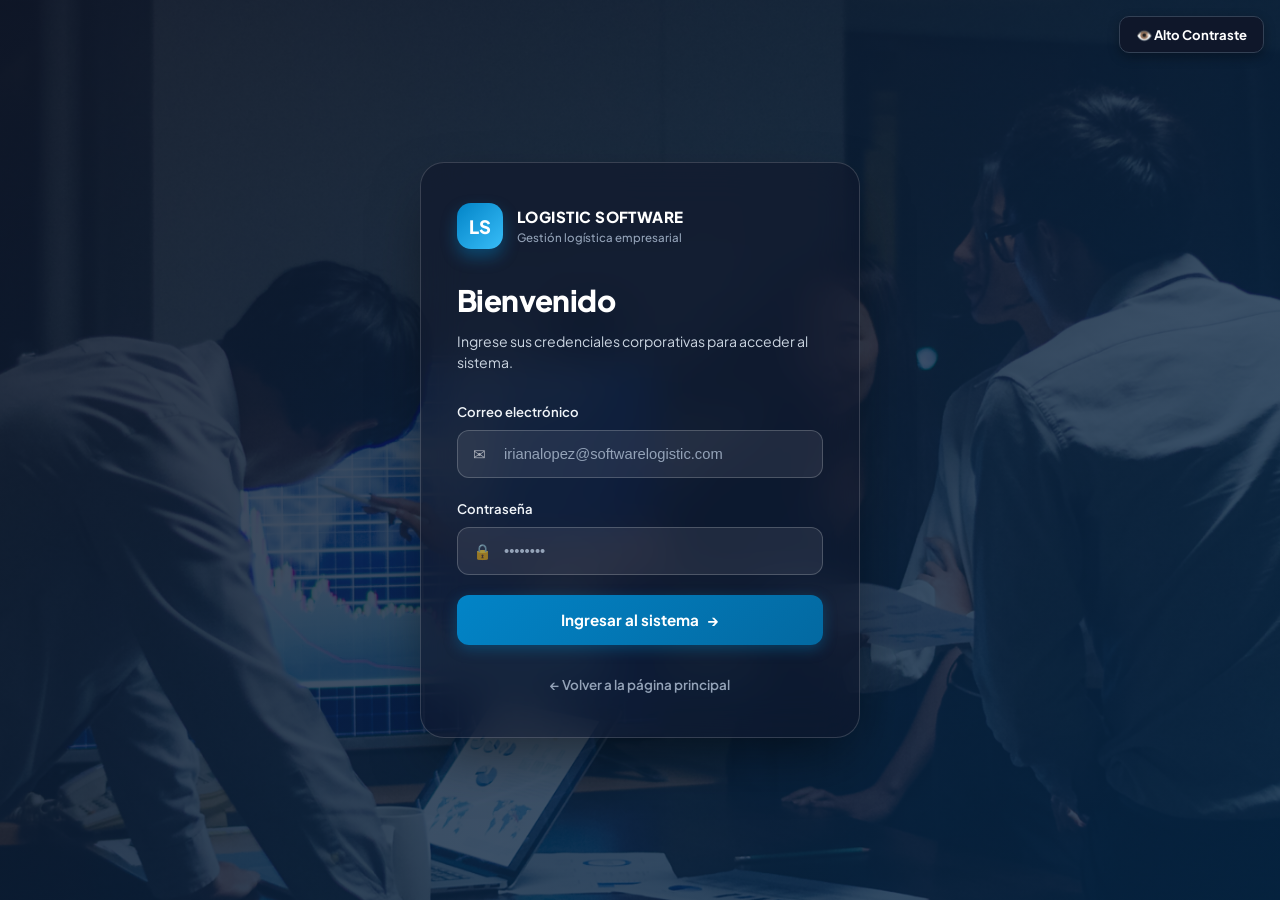
<file: src/main/resources/static/login.html>
<!DOCTYPE html>
<html lang="es">
<head>
    <meta charset="UTF-8">
    <meta name="viewport" content="width=device-width, initial-scale=1.0">
    <meta name="description" content="Acceso a la plataforma Logistic Software">
    <title>Iniciar Sesión | Logistic Software</title>
    <link rel="stylesheet" href="css/styles.css">
</head>
<body class="login-page">

    <!-- Botón de accesibilidad con el ID que espera tu script.js -->
    <button type="button" class="btn-accesibilidad" id="contraste-btn" aria-label="Modo alto contraste">
        👁️ Alto Contraste
    </button>

    <main class="login-wrapper">
        <div class="login-card">
            
            <!-- Logotipo y Nombre -->
            <div class="login-brand">
                <div class="login-logo-badge">LS</div>
                <div class="login-brand-info">
                    <strong>LOGISTIC SOFTWARE</strong>
                    <span>Gestión logística empresarial</span>
                </div>
            </div>

            <!-- Título -->
            <header class="login-header">
                <h1>Bienvenido</h1>
                <p>Ingrese sus credenciales corporativas para acceder al sistema.</p>
            </header>

            <!-- Formulario con los IDs EXACTOS de tu script.js -->
            <form id="loginForm" class="login-form">
                <div class="form-group">
                    <label for="usuario">Correo electrónico</label>
                    <div class="input-container">
                        <span class="input-icon">✉</span>
                        <input 
                            type="email" 
                            id="usuario" 
                            name="usuario" 
                            placeholder="irianalopez@softwarelogistic.com" 
                            required 
                            autocomplete="username">
                    </div>
                </div>

                <div class="form-group">
                    <label for="password">Contraseña</label>
                    <div class="input-container">
                        <span class="input-icon">🔒</span>
                        <input 
                            type="password" 
                            id="password" 
                            name="password" 
                            placeholder="••••••••" 
                            required 
                            autocomplete="current-password">
                    </div>
                </div>

                <button type="submit" class="btn-login-submit">
                    Ingresar al sistema
                    <span class="btn-arrow">→</span>
                </button>
            </form>

            <footer class="login-footer">
                <a href="index.html" class="link-volver">
                    ← Volver a la página principal
                </a>
            </footer>

        </div>
    </main>

    <!-- Vinculación del script principal -->
    <script src="js/script.js"></script>
</body>
</html>
</file>
<file: src/main/resources/static/css/styles.css>
/* =========================================================
   SOFTWARE LOGISTIC - DESIGN SYSTEM & MASTER STYLES
   ARCHIVO MAESTRO RESTAURADO Y COMPLETO
   ========================================================= */

@import url('https://fonts.googleapis.com/css2?family=Plus+Jakarta+Sans:wght@300;400;500;600;700;800&display=swap');

/* =========================================================
   1. VARIABLES GLOBALES
   ========================================================= */
:root {
    --brand-blue: #0284c7;
    --brand-blue-hover: #0369a1;
    --brand-dark: #0f172a;
    --brand-accent: #38bdf8;
    --sidebar-bg: #0b1228;

    --bg-page: #f4f7fb;
    --bg-surface: #ffffff;
    --bg-surface-alt: #f1f5f9;

    --text-main: #0f172a;
    --text-muted: #475569;
    --text-soft: #64748b;
    --text-inverse: #ffffff;

    --border-subtle: #e2e8f0;
    --border-focus: #38bdf8;
    --shadow-sm: 0 2px 8px rgba(15, 23, 42, 0.05);
    --shadow-md: 0 12px 32px rgba(15, 23, 42, 0.08);
    --shadow-button: 0 4px 14px rgba(2, 132, 199, 0.35);

    --glass-bg: rgba(15, 23, 42, 0.60);
    --glass-border: rgba(255, 255, 255, 0.16);
    --glass-shadow: 0 25px 60px -15px rgba(0, 0, 0, 0.55);
}

/* =========================================================
   2. RESET UNIVERSAL
   ========================================================= */
*, *::before, *::after {
    margin: 0;
    padding: 0;
    box-sizing: border-box;
}

html {
    scroll-behavior: smooth;
    font-size: 16px;
}

body {
    font-family: 'Plus Jakarta Sans', system-ui, -apple-system, sans-serif;
    color: var(--text-main);
    background-color: var(--bg-page);
    line-height: 1.6;
    -webkit-font-smoothing: antialiased;
}

a {
    text-decoration: none;
    color: inherit;
    transition: all 0.2s ease;
}

button {
    font-family: inherit;
    cursor: pointer;
    border: none;
    outline: none;
}

/* =========================================================
   3. BOTÓN DE ACCESIBILIDAD / ALTO CONTRASTE
   ========================================================= */
.btn-accesibilidad {
    position: fixed;
    top: 16px;
    right: 16px;
    z-index: 9999;
    padding: 8px 16px;
    background: #000000;
    color: #ffffff;
    border: 2px solid #ffffff;
    border-radius: 30px;
    font-size: 0.82rem;
    font-weight: 700;
    box-shadow: 0 4px 12px rgba(0,0,0,0.3);
    transition: transform 0.2s ease, background 0.2s ease;
}

.btn-accesibilidad:hover {
    transform: scale(1.05);
    background: #1e293b;
}

/* =========================================================
   4. LOGIN CON GLASSMORPHISM
   ========================================================= */
.login-page {
    min-height: 100vh;
    display: flex;
    align-items: center;
    justify-content: center;
    position: relative;
    background: 
        linear-gradient(135deg, rgba(15, 23, 42, 0.82) 0%, rgba(3, 40, 75, 0.75) 100%),
        url("../IMG/IMG3.jpg") no-repeat center center / cover;
    overflow-y: auto;
    padding: 24px;
}

.login-wrapper {
    width: 100%;
    max-width: 440px;
    position: relative;
    z-index: 10;
}

.login-card {
    background: var(--glass-bg);
    backdrop-filter: blur(20px);
    -webkit-backdrop-filter: blur(20px);
    border: 1px solid var(--glass-border);
    border-radius: 24px;
    padding: 40px 36px;
    box-shadow: var(--glass-shadow);
}

.login-brand {
    display: flex;
    align-items: center;
    gap: 14px;
    margin-bottom: 28px;
}

.login-logo-badge {
    width: 46px;
    height: 46px;
    border-radius: 14px;
    background: linear-gradient(135deg, var(--brand-blue) 0%, #38bdf8 100%);
    color: #ffffff;
    display: flex;
    align-items: center;
    justify-content: center;
    font-size: 1.15rem;
    font-weight: 800;
    box-shadow: 0 8px 16px rgba(2, 132, 199, 0.4);
}

.login-brand-info strong {
    display: block;
    color: #ffffff;
    font-size: 0.95rem;
    font-weight: 800;
    letter-spacing: 0.03em;
}

.login-brand-info span {
    display: block;
    color: #94a3b8;
    font-size: 0.72rem;
    font-weight: 500;
}

.login-header h1 {
    font-size: 1.85rem;
    font-weight: 800;
    color: #ffffff;
    letter-spacing: -0.02em;
    margin-bottom: 6px;
}

.login-header p {
    color: #cbd5e1;
    font-size: 0.88rem;
    margin-bottom: 28px;
    line-height: 1.5;
}

.login-form .form-group {
    margin-bottom: 20px;
}

.login-form label {
    display: block;
    color: #f1f5f9;
    font-size: 0.82rem;
    font-weight: 600;
    margin-bottom: 8px;
}

.input-container {
    position: relative;
    display: flex;
    align-items: center;
}

.input-icon {
    position: absolute;
    left: 16px;
    font-size: 0.95rem;
    opacity: 0.6;
    color: #ffffff;
    pointer-events: none;
}

.input-container input {
    width: 100%;
    height: 48px;
    padding: 0 16px 0 46px;
    background: rgba(255, 255, 255, 0.08);
    border: 1px solid rgba(255, 255, 255, 0.2);
    border-radius: 12px;
    color: #ffffff;
    font-size: 0.92rem;
    outline: none;
    transition: all 0.25s ease;
}

.input-container input::placeholder {
    color: #94a3b8;
}

.input-container input:focus {
    background: rgba(255, 255, 255, 0.15);
    border-color: var(--brand-accent);
    box-shadow: 0 0 0 4px rgba(56, 189, 248, 0.2);
}

.btn-login-submit {
    width: 100%;
    height: 50px;
    margin-top: 10px;
    display: flex;
    align-items: center;
    justify-content: center;
    gap: 8px;
    background: linear-gradient(135deg, var(--brand-blue) 0%, #0369a1 100%);
    color: #ffffff;
    font-size: 0.95rem;
    font-weight: 700;
    border-radius: 12px;
    box-shadow: var(--shadow-button);
    transition: all 0.25s ease;
}

.btn-login-submit:hover {
    transform: translateY(-2px);
    box-shadow: 0 8px 24px rgba(2, 132, 199, 0.5);
    background: linear-gradient(135deg, #0284c7 0%, #075985 100%);
}

.login-footer {
    text-align: center;
    margin-top: 26px;
}

.link-volver {
    color: #94a3b8;
    font-size: 0.84rem;
    font-weight: 600;
}

.link-volver:hover {
    color: #ffffff;
}

/* =========================================================
   5. LANDING PAGE (INDEX.HTML RESTAURADO)
   ========================================================= */
.landing-page > header {
    height: 75px;
    display: flex;
    align-items: center;
    justify-content: space-between;
    padding: 0 6%;
    position: sticky;
    top: 0;
    z-index: 1000;
    background: rgba(255, 255, 255, 0.92);
    backdrop-filter: blur(16px);
    border-bottom: 1px solid var(--border-subtle);
}

.landing-header-brand {
    display: flex;
    align-items: center;
    gap: 12px;
}

.landing-logo-icon {
    width: 42px;
    height: 42px;
    border-radius: 10px;
    background: linear-gradient(135deg, #0f172a, var(--brand-blue));
    color: #ffffff;
    display: flex;
    align-items: center;
    justify-content: center;
    font-weight: 800;
}

.landing-header-brand h1 {
    font-size: 1.05rem;
    font-weight: 800;
    color: var(--brand-dark);
}

.landing-header-brand span {
    display: block;
    color: var(--text-soft);
    font-size: 0.72rem;
}

.landing-header-nav {
    display: flex;
    align-items: center;
    gap: 12px;
    list-style: none;
}

.landing-header-nav a {
    color: var(--text-muted);
    font-size: 0.88rem;
    font-weight: 600;
    padding: 8px 14px;
    border-radius: 8px;
}

.landing-header-nav a:hover {
    color: var(--brand-blue);
    background: #f0f9ff;
}

.landing-header-login {
    padding: 10px 22px;
    background: var(--brand-blue);
    color: #ffffff !important;
    border-radius: 10px;
    font-size: 0.88rem;
    font-weight: 700;
    box-shadow: var(--shadow-button);
}

.landing-header-login:hover {
    background: var(--brand-blue-hover);
    transform: translateY(-2px);
}

/* =========================================================
   SECCIONES DE LANDING PAGE ESTANDARIZADAS Y CON FONDOS
   ========================================================= */

/* Regla estándar: misma altura y espaciado para todas las secciones */
.seccion-estandar {
    min-height: 650px;
    padding: 90px 6%;
    display: flex;
    align-items: center;
    position: relative;
    box-sizing: border-box;
}

/* ---------------------------------------------------------
   SECCIÓN 1: INICIO (FONDO IMG5 + CAPA OSCURA PREMIUM)
   --------------------------------------------------------- */
.seccion-fondo-img5 {
    background: 
        linear-gradient(135deg, rgba(11, 19, 43, 0.90) 0%, rgba(15, 23, 42, 0.82) 100%),
        url("../IMG/IMG5.jpg") no-repeat center center / cover !important;
    color: #ffffff;
}

.inicio-contenedor {
    max-width: 1200px;
    margin: auto;
    display: flex;
    align-items: center;
    gap: 50px;
    width: 100%;
}

.inicio-texto {
    flex: 1.2;
}

.landing-badge {
    display: inline-block;
    padding: 6px 14px;
    border-radius: 30px;
    background: rgba(56, 189, 248, 0.15);
    color: #38bdf8;
    border: 1px solid rgba(56, 189, 248, 0.3);
    font-size: 0.75rem;
    font-weight: 800;
    letter-spacing: 0.05em;
    margin-bottom: 20px;
}

.seccion-fondo-img5 h2 {
    font-size: clamp(2.4rem, 4vw, 3.8rem);
    line-height: 1.1;
    font-weight: 800;
    color: #ffffff !important;
    margin-bottom: 20px;
    letter-spacing: -0.03em;
}

.inicio-titulo-destacado {
    color: #38bdf8 !important;
}

.seccion-fondo-img5 p {
    color: #cbd5e1 !important;
    font-size: 1.05rem;
    margin-bottom: 30px;
    max-width: 580px;
    line-height: 1.7;
}

.inicio-botones {
    display: flex;
    gap: 14px;
}

.btn-secundario-dark {
    display: inline-flex;
    align-items: center;
    justify-content: center;
    padding: 12px 24px;
    border-radius: 10px;
    background: rgba(255, 255, 255, 0.10);
    color: #ffffff;
    border: 1px solid rgba(255, 255, 255, 0.25);
    font-weight: 700;
    font-size: 0.9rem;
    backdrop-filter: blur(10px);
    transition: all 0.2s ease;
}

.btn-secundario-dark:hover {
    background: rgba(255, 255, 255, 0.20);
    transform: translateY(-2px);
}

.inicio-indicadores {
    display: grid;
    grid-template-columns: repeat(3, 1fr);
    gap: 14px;
    margin-top: 36px;
}

.inicio-indicador {
    background: rgba(255, 255, 255, 0.08);
    border: 1px solid rgba(255, 255, 255, 0.15);
    border-radius: 12px;
    padding: 14px;
    display: flex;
    align-items: center;
    gap: 12px;
    backdrop-filter: blur(8px);
}

.indicador-icono {
    font-size: 1.6rem;
}

.inicio-indicador strong {
    display: block;
    color: #ffffff;
    font-size: 0.88rem;
}

.inicio-indicador span {
    color: #94a3b8;
    font-size: 0.74rem;
}

.inicio-imagen {
    flex: 0.8;
    display: flex;
    justify-content: center;
}

.inicio-imagen-marco {
    position: relative;
    width: 100%;
    max-width: 440px;
}

.inicio-imagen img {
    width: 100%;
    height: 400px;
    object-fit: cover;
    border-radius: 24px;
    box-shadow: var(--shadow-md);
    border: 1px solid rgba(255, 255, 255, 0.2);
}

.inicio-tarjeta-flotante {
    position: absolute;
    bottom: 20px;
    left: -20px;
    background: #0f172a;
    padding: 12px 18px;
    border-radius: 14px;
    box-shadow: var(--shadow-md);
    display: flex;
    align-items: center;
    gap: 10px;
    border: 1px solid rgba(255, 255, 255, 0.15);
}

.inicio-tarjeta-icono {
    width: 32px;
    height: 32px;
    border-radius: 50%;
    background: #10b981;
    color: white;
    display: flex;
    align-items: center;
    justify-content: center;
    font-weight: 800;
}

.inicio-tarjeta-flotante strong {
    display: block;
    color: #ffffff;
    font-size: 0.82rem;
}

.inicio-tarjeta-flotante span {
    display: block;
    color: #94a3b8;
    font-size: 0.7rem;
}

/* ---------------------------------------------------------
   SECCIONES 2 Y 4: BLANCAS (QUIÉNES SOMOS Y VISIÓN)
   --------------------------------------------------------- */
.seccion-blanca {
    background-color: #ffffff !important;
    color: #0f172a !important;
}

.seccion-blanca h2 {
    color: #0f172a !important;
    font-size: clamp(2rem, 3.5vw, 3rem);
}

.seccion-blanca p {
    color: #475569 !important;
    font-size: 1.02rem;
    line-height: 1.7;
    margin-bottom: 16px;
}

.solucion-contenedor, .vision-contenedor {
    max-width: 1200px;
    margin: auto;
    display: flex;
    align-items: center;
    gap: 60px;
    width: 100%;
}

.solucion-imagen, .vision-card, .solucion-texto, .vision-texto {
    flex: 1;
}

.solucion-imagen img, .vision-card img {
    width: 100%;
    height: 380px;
    object-fit: cover;
    border-radius: 20px;
    box-shadow: var(--shadow-md);
}

.puntos-clave-grid {
    display: grid;
    grid-template-columns: repeat(2, 1fr);
    gap: 12px;
    margin-top: 24px;
}

.punto-item {
    background: #f8fafc;
    border: 1px solid #e2e8f0;
    padding: 12px 16px;
    border-radius: 10px;
    font-size: 0.88rem;
    color: #1e293b;
}

/* ---------------------------------------------------------
   SECCIÓN 3: MISIÓN (FONDO IMG6 + CAPA OSCURA)
   --------------------------------------------------------- */
.seccion-fondo-img6 {
    background: 
        linear-gradient(135deg, rgba(15, 23, 42, 0.92) 0%, rgba(3, 40, 75, 0.88) 100%),
        url("../IMG/IMG6.jpg") no-repeat center center / cover !important;
    color: #ffffff;
}

.seccion-fondo-img6 h2 {
    color: #ffffff !important;
    font-size: clamp(2rem, 3.5vw, 3rem);
}

.seccion-fondo-img6 h2 span {
    color: #38bdf8;
    display: block;
}

.mision-contenedor {
    max-width: 1200px;
    margin: auto;
    display: flex;
    align-items: center;
    gap: 60px;
    width: 100%;
}

.mision-texto {
    flex: 1.1;
}

.mision-destacado {
    font-size: 1.1rem !important;
    color: #f1f5f9 !important;
    font-weight: 500;
    margin-bottom: 18px;
    line-height: 1.7;
}

.seccion-fondo-img6 p {
    color: #cbd5e1;
    font-size: 0.98rem;
    line-height: 1.7;
}

.mision-icon-grid {
    flex: 0.9;
    display: flex;
    flex-direction: column;
    gap: 14px;
}

.seccion-fondo-img6 .mision-icon-card {
    background: rgba(255, 255, 255, 0.08) !important;
    backdrop-filter: blur(16px);
    border: 1px solid rgba(255, 255, 255, 0.18);
    display: flex;
    align-items: center;
    gap: 16px;
    padding: 18px 20px;
    border-radius: 14px;
    text-align: left;
    transition: transform 0.2s ease;
}

.seccion-fondo-img6 .mision-icon-card:hover {
    transform: translateX(6px);
}

.mision-icono {
    font-size: 2rem;
}

.seccion-fondo-img6 .mision-card-texto h3 {
    margin: 0 0 4px 0;
    color: #ffffff;
    font-size: 1.05rem;
}

.seccion-fondo-img6 .mision-card-texto p {
    margin: 0;
    color: #cbd5e1;
    font-size: 0.85rem;
}

/* ---------------------------------------------------------
   SECCIÓN 5: BENEFICIOS (FONDO IMG9 + GLASSMORPHISM)
   --------------------------------------------------------- */
.seccion-fondo-img9 {
    background: 
        linear-gradient(135deg, rgba(11, 18, 40, 0.93) 0%, rgba(15, 23, 42, 0.90) 100%),
        url("../IMG/IMG9.jpg") no-repeat center center / cover !important;
    color: #ffffff;
    display: block !important;
}

.beneficios-sub {
    color: #cbd5e1;
    font-size: 1.05rem;
    max-width: 650px;
    margin: 12px auto 45px auto;
}

.beneficios-grid {
    max-width: 1200px;
    margin: 0 auto;
    display: grid;
    grid-template-columns: repeat(3, 1fr);
    gap: 24px;
}

.seccion-fondo-img9 .beneficio-card {
    background: rgba(255, 255, 255, 0.07) !important;
    backdrop-filter: blur(20px);
    -webkit-backdrop-filter: blur(20px);
    border: 1px solid rgba(255, 255, 255, 0.16);
    border-radius: 16px;
    padding: 28px 22px;
    text-align: left;
    transition: all 0.25s ease;
}

.seccion-fondo-img9 .beneficio-card:hover {
    transform: translateY(-5px);
    background: rgba(255, 255, 255, 0.12) !important;
    border-color: #38bdf8;
    box-shadow: 0 16px 36px rgba(0, 0, 0, 0.4);
}

.beneficio-icon {
    font-size: 2rem;
    margin-bottom: 12px;
}

.seccion-fondo-img9 .beneficio-card h3 {
    color: #ffffff;
    font-size: 1.15rem;
    margin-bottom: 8px;
}

.seccion-fondo-img9 .beneficio-card p {
    color: #cbd5e1;
    font-size: 0.88rem;
    line-height: 1.6;
}

/* ---------------------------------------------------------
   SECCIÓN 6: CONTACTO (FONDO IM9.jpg)
   --------------------------------------------------------- */
.seccion-clara {
    background-color: #f8fafc !important;
    color: #0f172a !important;
}

.contacto-contenedor {
    max-width: 1100px;
    margin: auto;
    display: flex;
    align-items: center;
    gap: 60px;
    width: 100%;
}

.contacto-texto, .contacto-card {
    flex: 1;
}

.contacto-texto h2 {
    color: #0f172a;
    font-size: clamp(2rem, 3.5vw, 3rem);
    margin-bottom: 16px;
}

.contacto-texto p {
    color: #475569;
    line-height: 1.7;
    margin-bottom: 24px;
}

.contacto-checks {
    display: flex;
    flex-direction: column;
    gap: 10px;
}

.seccion-clara .contacto-checks div {
    background: #ffffff;
    border: 1px solid #cbd5e1;
    color: #334155;
    padding: 10px 16px;
    border-radius: 8px;
    font-size: 0.85rem;
    font-weight: 600;
}

.contacto-card {
    background: #ffffff;
    padding: 32px 28px;
    border-radius: 20px;
    box-shadow: var(--shadow-md);
    border: 1px solid var(--border-subtle);
}

.contacto-card-icon {
    font-size: 1.8rem;
}

.contacto-form {
    display: flex;
    flex-direction: column;
    gap: 14px;
}

.campo-contacto {
    display: flex;
    flex-direction: column;
    gap: 6px;
}

.campo-contacto label {
    font-size: 0.8rem;
    font-weight: 700;
    color: #334155;
}

.campo-contacto input, .campo-contacto textarea {
    padding: 10px 14px;
    border: 1px solid #cbd5e1;
    border-radius: 8px;
    font-family: inherit;
    font-size: 0.9rem;
    outline: none;
}

.campo-contacto input:focus, .campo-contacto textarea:focus {
    border-color: var(--brand-blue);
    box-shadow: 0 0 0 3px rgba(2, 132, 199, 0.15);
}

.btn-contacto-submit {
    padding: 13px;
    background: var(--brand-blue);
    color: white;
    font-weight: 700;
    border-radius: 8px;
    font-size: 0.92rem;
    box-shadow: var(--shadow-button);
    transition: all 0.2s ease;
}

.btn-contacto-submit:hover {
    background: var(--brand-blue-hover);
    transform: translateY(-2px);
}

.contacto-card-footer {
    margin-top: 15px;
    text-align: center;
    font-size: 0.8rem;
    color: #64748b;
}

.contacto-card-footer a {
    color: var(--brand-blue);
    font-weight: 700;
    text-decoration: underline;
}

.landing-page footer {
    padding: 30px 6%;
    background: #090d16;
    color: #ffffff;
    display: flex;
    justify-content: space-between;
    align-items: center;
}
/* =========================================================
   6. ESTRUCTURA DEL DASHBOARD Y MENÚ LATERAL
   ========================================================= */
.dashboard-layout {
    display: flex;
    min-height: 100vh;
    background-color: var(--bg-page);
}

.sidebar {
    width: 240px;
    min-width: 240px;
    height: 100vh;
    position: fixed;
    top: 0;
    left: 0;
    z-index: 1000;
    display: flex;
    flex-direction: column;
    background: var(--sidebar-bg);
    color: #ffffff;
    box-sizing: border-box;
}

.sidebar-brand {
    padding: 24px 24px 20px;
    border-bottom: 1px solid rgba(255,255,255,0.08);
}

.sidebar-brand h1 {
    margin: 0;
    color: #ffffff;
    font-size: 28px;
    line-height: 1;
    font-weight: 800;
    letter-spacing: -1px;
}

.sidebar-brand span {
    display: block;
    margin-top: 7px;
    color: #aab5cd;
    font-size: 11px;
}

.sidebar-nav {
    flex: 1;
    padding: 16px 14px;
    overflow-y: auto;
}

.sidebar-nav ul {
    list-style: none;
}

.sidebar-nav li {
    margin-bottom: 4px;
}

.sidebar-nav li a {
    min-height: 42px;
    padding: 0 14px;
    display: flex;
    align-items: center;
    gap: 12px;
    color: #b7c1d8;
    text-decoration: none;
    border-radius: 9px;
    font-size: 14px;
    font-weight: 500;
    transition: all 0.2s ease;
}

.sidebar-nav li a:hover {
    background: rgba(255,255,255,0.07);
    color: #ffffff;
    transform: translateX(3px);
}

.sidebar-nav li.menu-activo a {
    background: #17233f;
    color: #ffffff;
    font-weight: 700;
    box-shadow: inset 3px 0 0 #38bdf8;
}

.menu-icon {
    width: 22px;
    min-width: 22px;
    text-align: center;
    font-size: 16px;
}

.sidebar-footer {
    padding: 14px;
    border-top: 1px solid rgba(255,255,255,0.08);
}

.sidebar-footer button {
    width: 100%;
    min-height: 40px;
    border: none;
    border-radius: 9px;
    padding: 0 14px;
    display: flex;
    align-items: center;
    gap: 12px;
    background: transparent;
    color: #f87171;
    font-size: 13px;
    font-weight: 600;
    transition: background 0.2s ease;
}

.sidebar-footer button:hover {
    background: rgba(255,255,255,0.06);
    color: #ef4444;
}

.dashboard-content {
    margin-left: 240px;
    width: calc(100% - 240px);
    min-height: 100vh;
    padding: 30px 36px;
    box-sizing: border-box;
}

.dashboard-header {
    display: flex;
    justify-content: space-between;
    align-items: center;
    gap: 20px;
    margin-bottom: 24px;
    flex-wrap: wrap;
}

.dashboard-header h2 {
    font-size: 1.6rem;
    font-weight: 800;
    color: var(--text-main);
    margin: 0 0 4px;
}

.dashboard-header p {
    font-size: 0.88rem;
    color: var(--text-soft);
    margin: 0;
}

.usuario-panel {
    display: flex;
    align-items: center;
    gap: 12px;
    background: #ffffff;
    padding: 6px 16px;
    border-radius: 12px;
    border: 1px solid var(--border-subtle);
    box-shadow: var(--shadow-sm);
}

.usuario-avatar {
    width: 36px;
    height: 36px;
    border-radius: 50%;
    background: linear-gradient(135deg, var(--brand-blue), #38bdf8);
    color: #ffffff;
    display: flex;
    align-items: center;
    justify-content: center;
    font-weight: 800;
}

.usuario-datos strong {
    font-size: 0.88rem;
    display: block;
}

.usuario-datos small {
    font-size: 0.7rem;
    color: #10b981;
    font-weight: 700;
}

#contraste-btn {
    padding: 9px 16px;
    background: #0f172a;
    color: #ffffff;
    font-size: 0.82rem;
    font-weight: 700;
    border-radius: 10px;
    border: 1px solid #334155;
    transition: all 0.2s ease;
}

#contraste-btn:hover {
    background: #1e293b;
    transform: scale(1.03);
}

/* =========================================================
   7. DASHBOARD HERO & GRID KPIS 2x2 (RESTAURADO)
   ========================================================= */
.dashboard-welcome {
    min-height: 220px;
    margin-bottom: 25px;
    padding: 30px 35px;
    display: grid;
    grid-template-columns: 1.3fr 0.7fr;
    align-items: center;
    gap: 20px;
    border-radius: 19px;
    overflow: hidden;
    position: relative;
    background: linear-gradient(135deg, #1b1236 0%, #2c1f51 48%, #3b2c67 100%);
    color: white;
    box-shadow: 0 18px 38px rgba(27,18,54,0.18);
}

.dashboard-welcome-content > span {
    display: block;
    margin-bottom: 8px;
    color: #a5b4fc;
    font-size: 0.65rem;
    font-weight: 800;
    letter-spacing: 1px;
}

.dashboard-welcome-content h1 {
    margin: 0 0 10px;
    color: white;
    font-size: clamp(1.7rem, 3vw, 2.55rem);
    line-height: 1.1;
    letter-spacing: -0.035em;
}

.dashboard-welcome-content p {
    max-width: 610px;
    margin: 0 0 20px;
    color: rgba(255,255,255,0.68);
    font-size: 0.82rem;
    line-height: 1.7;
}

.dashboard-refresh {
    display: inline-flex;
    align-items: center;
    justify-content: center;
    padding: 9px 15px;
    border: 1px solid rgba(255,255,255,0.16);
    border-radius: 9px;
    background: rgba(255,255,255,0.08);
    color: white;
    font-size: 0.72rem;
    font-weight: 700;
    cursor: pointer;
    transition: all 0.2s ease;
}

.dashboard-refresh:hover {
    background: rgba(255,255,255,0.14);
    transform: translateY(-1px);
}

.dashboard-illustration {
    display: flex;
    justify-content: center;
    align-items: center;
}

.dashboard-illustration svg {
    width: 100%;
    max-width: 340px;
    height: auto;
}

/* CUADRÍCULA KPIS 2x2 */
.dashboard-grid {
    display: grid !important;
    grid-template-columns: repeat(2, 1fr) !important;
    gap: 20px !important;
    margin-bottom: 28px !important;
}

.card-metrica {
    background: #ffffff !important;
    border: 1px solid #e2e8f0 !important;
    border-radius: 16px !important;
    padding: 22px 26px !important;
    display: grid !important;
    grid-template-areas:
        "contador icono"
        "titulo   icono"
        "sub      icono" !important;
    align-items: center !important;
    box-shadow: 0 4px 14px rgba(15, 23, 42, 0.04) !important;
    transition: transform 0.2s ease, box-shadow 0.2s ease !important;
    position: relative;
    overflow: hidden;
}

.card-metrica:hover {
    transform: translateY(-3px) !important;
    box-shadow: 0 12px 24px rgba(15, 23, 42, 0.08) !important;
}

.card-metrica .contador {
    grid-area: contador !important;
    font-size: 2.2rem !important;
    font-weight: 800 !important;
    line-height: 1 !important;
    margin: 0 0 6px 0 !important;
}

.card-metrica h3 {
    grid-area: titulo !important;
    font-size: 1rem !important;
    font-weight: 700 !important;
    color: #0f172a !important;
    margin: 0 0 2px 0 !important;
}

.card-metrica small {
    grid-area: sub !important;
    font-size: 0.78rem !important;
    color: #64748b !important;
    display: block !important;
}

.card-metrica .metrica-icono {
    grid-area: icono !important;
    justify-self: end !important;
    width: 54px !important;
    height: 54px !important;
    min-width: 54px !important;
    border-radius: 14px !important;
    display: flex !important;
    align-items: center !important;
    justify-content: center !important;
    font-size: 1.55rem !important;
    margin: 0 !important;
}

.card-metrica:nth-child(1) { border-left: 6px solid #0284c7 !important; }
.card-metrica:nth-child(1) .contador { color: #0284c7 !important; }
.card-metrica:nth-child(1) .metrica-icono { background: #e0f2fe !important; }

.card-metrica:nth-child(2) { border-left: 6px solid #6366f1 !important; }
.card-metrica:nth-child(2) .contador { color: #4f46e5 !important; }
.card-metrica:nth-child(2) .metrica-icono { background: #eef2ff !important; }

.card-metrica:nth-child(3) { border-left: 6px solid #10b981 !important; }
.card-metrica:nth-child(3) .contador { color: #059669 !important; }
.card-metrica:nth-child(3) .metrica-icono { background: #ecfdf5 !important; }

.card-metrica:nth-child(4) { border-left: 6px solid #ef4444 !important; }
.card-metrica:nth-child(4) .contador, #alertasCriticas { color: #dc2626 !important; }
.card-metrica:nth-child(4) .metrica-icono { background: #fef2f2 !important; }

/* GRÁFICOS */
.dashboard-graficos {
    display: grid;
    grid-template-columns: 1.2fr 0.8fr;
    gap: 20px;
    margin-bottom: 22px;
}

.dashboard-chart-card {
    min-height: 360px;
    padding: 23px;
    background: #ffffff;
    border: 1px solid #e8edf3;
    border-radius: 16px;
    box-shadow: var(--shadow-sm);
}

.dashboard-chart-header {
    display: flex;
    align-items: center;
    justify-content: space-between;
    gap: 15px;
    margin-bottom: 18px;
}

.dashboard-chart-header > div > span {
    display: block;
    margin-bottom: 4px;
    color: #64748b;
    font-size: 0.62rem;
    font-weight: 800;
    letter-spacing: 0.7px;
}

.dashboard-chart-header h3 {
    margin: 0;
    color: #0f172a;
    font-size: 1rem;
    font-weight: 800;
}

.chart-icon {
    width: 40px;
    height: 40px;
    display: flex;
    align-items: center;
    justify-content: center;
    border-radius: 10px;
    background: #eff6ff;
    font-size: 18px;
}

.dashboard-chart-container {
    height: 270px;
    position: relative;
}

.dashboard-donut {
    height: 280px;
}

.dashboard-bottom-grid {
    display: grid;
    grid-template-columns: 1.2fr 0.8fr;
    gap: 20px;
    margin-bottom: 20px;
}

/* =========================================================
   8. TARJETAS DE REPORTES (RESTAURADO PARA REPORTES.HTML)
   ========================================================= */
.dashboard-cards {
    display: grid !important;
    grid-template-columns: repeat(auto-fit, minmax(180px, 1fr)) !important;
    gap: 16px !important;
    margin-bottom: 24px !important;
}

.dashboard-card {
    background: #ffffff !important;
    border: 1px solid var(--border-subtle) !important;
    border-radius: 14px !important;
    padding: 18px 20px !important;
    box-shadow: var(--shadow-sm) !important;
    transition: transform 0.2s ease !important;
}

.dashboard-card:hover {
    transform: translateY(-2px) !important;
    box-shadow: var(--shadow-md) !important;
}

.dashboard-card-top {
    display: flex !important;
    justify-content: space-between !important;
    align-items: center !important;
}

.dashboard-card-top small {
    font-size: 0.75rem;
    font-weight: 700;
    color: #64748b;
    text-transform: uppercase;
    display: block;
    margin-bottom: 4px;
}

.dashboard-card-top p {
    font-size: 1.8rem !important;
    font-weight: 800 !important;
    color: var(--brand-blue) !important;
    margin: 0 !important;
    line-height: 1 !important;
}

.dashboard-card-icon {
    width: 44px;
    height: 44px;
    border-radius: 12px;
    background: #f0f9ff;
    display: flex;
    align-items: center;
    justify-content: center;
    font-size: 1.4rem;
}

/* =========================================================
   9. TABLAS Y COMPONENTES
   ========================================================= */
.card {
    background: #ffffff;
    border: 1px solid var(--border-subtle);
    border-radius: 16px;
    padding: 24px;
    box-shadow: var(--shadow-sm);
    margin-bottom: 24px;
}

.card h3 {
    font-size: 1.15rem;
    font-weight: 800;
    color: var(--text-main);
    margin-bottom: 16px;
}

.tabla-contenedor {
    width: 100%;
    overflow-x: auto;
    background: #ffffff;
    border-radius: 12px;
}

table {
    width: 100%;
    border-collapse: collapse;
    text-align: left;
    font-size: 0.88rem;
}

table thead {
    background-color: #f8fafc;
    border-bottom: 2px solid var(--border-subtle);
}

table th {
    padding: 12px 16px;
    font-weight: 700;
    color: #475569;
    text-transform: uppercase;
    font-size: 0.75rem;
    letter-spacing: 0.05em;
    white-space: nowrap;
}

table td {
    padding: 13px 16px;
    border-bottom: 1px solid #f1f5f9;
    color: #1e293b;
    vertical-align: middle;
}

table tbody tr:hover {
    background-color: #f8fafc;
}

.btn-tabla {
    display: inline-flex;
    align-items: center;
    justify-content: center;
    padding: 6px 12px;
    font-size: 0.78rem;
    font-weight: 700;
    border-radius: 8px;
    border: 1px solid var(--border-subtle);
    background: #ffffff;
    color: #334155;
    margin-right: 4px;
    transition: all 0.2s ease;
}

.btn-tabla:hover {
    background: var(--brand-blue);
    color: #ffffff;
    border-color: var(--brand-blue);
    transform: translateY(-1px);
}

.estado-stock {
    display: inline-flex;
    align-items: center;
    gap: 6px;
    padding: 4px 10px;
    border-radius: 999px;
    font-size: 0.72rem;
    font-weight: 700;
    text-transform: uppercase;
    letter-spacing: 0.03em;
}

.estado-disponible { background-color: #ecfdf5; color: #059669; }
.estado-bajo { background-color: #fffbeb; color: #d97706; }
.estado-agotado { background-color: #fef2f2; color: #dc2626; }

.acciones-inventario {
    display: flex;
    flex-wrap: wrap;
    gap: 12px;
    margin-bottom: 24px;
}

.acciones-inventario button, .btn-principal {
    padding: 10px 18px;
    border-radius: 10px;
    background: var(--brand-blue);
    color: #ffffff;
    font-size: 0.85rem;
    font-weight: 700;
    box-shadow: var(--shadow-button);
    transition: all 0.2s ease;
}

.acciones-inventario button:hover, .btn-principal:hover {
    background: var(--brand-blue-hover);
    transform: translateY(-2px);
}

.btn-secundario {
    padding: 10px 18px;
    border-radius: 10px;
    background: #ffffff;
    color: var(--text-main);
    border: 1px solid var(--border-subtle);
    font-weight: 700;
    font-size: 0.85rem;
}

/* Formularios */
.form-grid {
    display: grid;
    grid-template-columns: repeat(auto-fit, minmax(220px, 1fr));
    gap: 16px;
    margin-bottom: 15px;
}

.campo {
    display: flex;
    flex-direction: column;
    gap: 6px;
}

.campo label {
    font-size: 0.82rem;
    font-weight: 700;
    color: #334155;
}

.campo input, .campo select {
    height: 42px;
    padding: 0 12px;
    border: 1px solid #cbd5e1;
    border-radius: 8px;
    font-size: 0.88rem;
    outline: none;
    background: #ffffff;
}

.campo input:focus, .campo select:focus {
    border-color: var(--brand-blue);
    box-shadow: 0 0 0 3px rgba(2, 132, 199, 0.15);
}

/* =========================================================
   10. MODO DE ALTO CONTRASTE
   ========================================================= */
body.alto-contraste {
    background-color: #000000 !important;
    color: #ffffff !important;
}

body.alto-contraste a,
body.alto-contraste button,
body.alto-contraste input,
body.alto-contraste select,
body.alto-contraste label,
body.alto-contraste h1,
body.alto-contraste h2,
body.alto-contraste h3,
body.alto-contraste h4,
body.alto-contraste p,
body.alto-contraste span,
body.alto-contraste strong,
body.alto-contraste td,
body.alto-contraste th {
    color: #ffffff !important;
}

body.alto-contraste .dashboard-layout,
body.alto-contraste .sidebar,
body.alto-contraste .card,
body.alto-contraste .dashboard-card,
body.alto-contraste .card-metrica,
body.alto-contraste .tabla-contenedor,
body.alto-contraste table thead {
    background: #000000 !important;
    border: 2px solid #ffff00 !important;
    box-shadow: none !important;
}

body.alto-contraste .btn-principal,
body.alto-contraste #contraste-btn,
body.alto-contraste .btn-accesibilidad {
    background: #ffff00 !important;
    color: #000000 !important;
    font-weight: 900 !important;
    border: 2px solid #ffffff !important;
}

body.alto-contraste .btn-tabla {
    background: #000000 !important;
    color: #ffff00 !important;
    border: 2px solid #ffff00 !important;
}

body.alto-contraste .estado-stock {
    border: 1px solid #ffffff !important;
    background: #000000 !important;
    color: #ffffff !important;
}

/* =========================================================
   11. RESPONSIVE DESIGN
   ========================================================= */
@media (max-width: 1100px) {
    .dashboard-welcome { grid-template-columns: 1fr; }
    .dashboard-illustration { display: none; }
    .dashboard-graficos, .dashboard-bottom-grid { grid-template-columns: 1fr; }
}

@media (max-width: 900px) {
    .dashboard-layout { flex-direction: column; }
    .sidebar { width: 100%; min-width: 100%; height: auto; position: relative; }
    .dashboard-content { margin-left: 0; width: 100%; padding: 20px 16px; }
    .inicio-contenedor, .solucion-contenedor, .mision-contenedor, .vision-contenedor, .contacto-contenedor {
        flex-direction: column; text-align: center;
    }
    .landing-header-nav { display: none; }
    .beneficios-grid, .mision-icon-grid { grid-template-columns: 1fr; }
}
</file>
